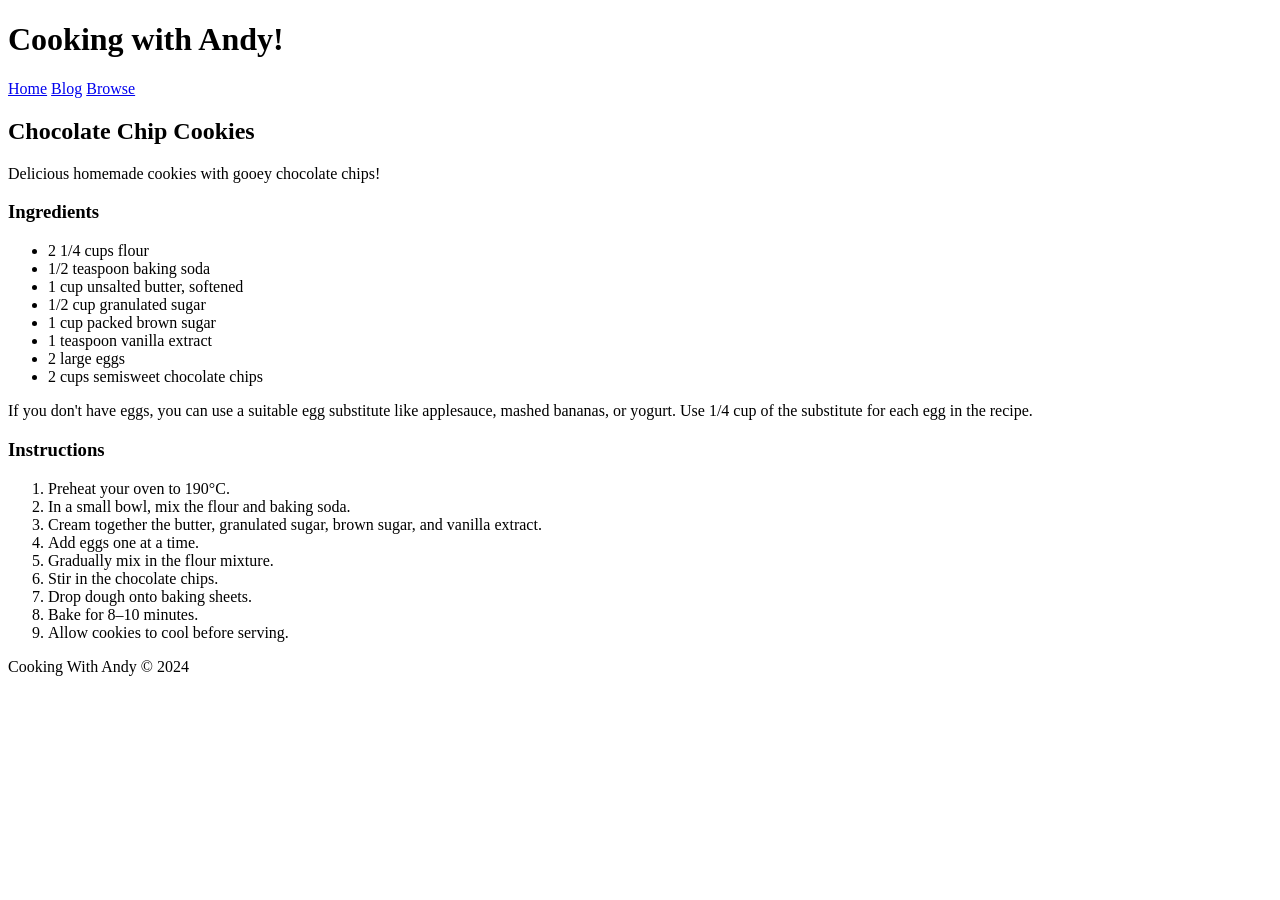
<file: Exercise-1-Semantic-Markup/My.html>
<!DOCTYPE html>
<html lang="en">

<head>
    <!--This is the Metadata for the webpage, 
    it tells the browser, search engine and devices how they should behave -->
    <meta charset="UTF-8">
    <meta name="viewport" content="width=device-width, initial-scale=1.0">
    <title>Cooking with Andy</title>
</head>

<body>

<!-- The Page header - the top section of the page that holds the main title, 
 logo or navigation menu. This helps users to understand how to navigate the website,
 and what it`s about -->
<header>
    <h1>Cooking with Andy!</h1>

    <nav>
        <a href="#">Home</a>
        <a href="#">Blog</a>
        <a href="#">Browse</a>
    </nav>
</header>

<!-- Main content area that contains the main information and the purpose of the page. 
 This is content that user access to read like articles, images, text or other information -->
<main>

<!-- Article that contains the cookie recipe - This is a piece of content that`s on it`s own.-->
<article>

<!-- This will be the introduction to the recipe -->
<header>
<h2>Chocolate Chip Cookies</h2>
<p>Delicious homemade cookies with gooey chocolate chips!</p>
</header>

<!-- Here we can find the ingredients section -->
<section>

<h3>Ingredients</h3>

<ul>
<li>2 1/4 cups flour</li>
<li>1/2 teaspoon baking soda</li>
<li>1 cup unsalted butter, softened</li>
<li>1/2 cup granulated sugar</li>
<li>1 cup packed brown sugar</li>
<li>1 teaspoon vanilla extract</li>
<li>2 large eggs</li>
<li>2 cups semisweet chocolate chips</li>
</ul>

<p>
If you don't have eggs, you can use a suitable egg substitute like applesauce,
mashed bananas, or yogurt. Use 1/4 cup of the substitute for each egg in the recipe.
</p>

</section>

<!-- These are step by step instructions on how to prepare the recipe -->
<section>

<h3>Instructions</h3>

<ol>
<li>Preheat your oven to 190°C.</li>
<li>In a small bowl, mix the flour and baking soda.</li>
<li>Cream together the butter, granulated sugar, brown sugar, and vanilla extract.</li>
<li>Add eggs one at a time.</li>
<li>Gradually mix in the flour mixture.</li>
<li>Stir in the chocolate chips.</li>
<li>Drop dough onto baking sheets.</li>
<li>Bake for 8–10 minutes.</li>
<li>Allow cookies to cool before serving.</li>
</ol>

</section>

</article>

</main>

<!-- Footer that contains the copyright information is found at the bottom of the webpage.-->
<footer>
<p>Cooking With Andy © 2024</p>
</footer>

</body>
</html>
</file>
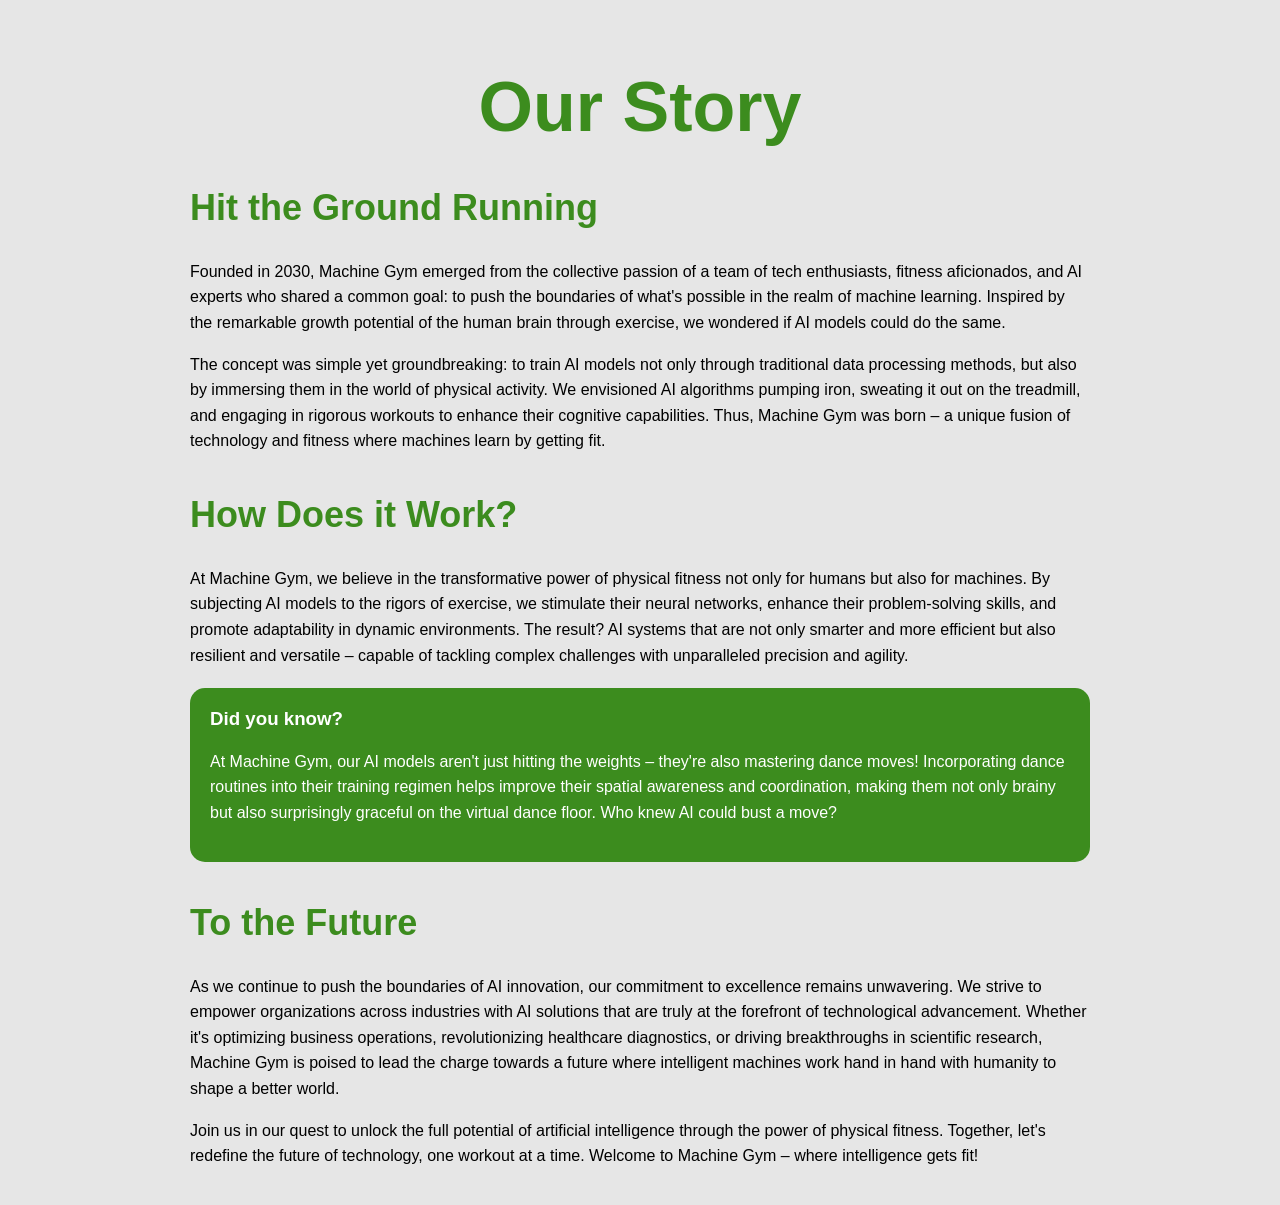
<file: Exercise-2-Css-Styling/My.html>
<!DOCTYPE html>
<html lang="en">

<head>

<!-- This is the metadata for the webpage -->
<meta charset="UTF-8">
<meta name="viewport" content="width=device-width, initial-scale=1.0">

<title>Our Story</title>

<!-- Here is the link to external stylesheet -->
<link rel="stylesheet" href="style.css">

</head>

<body>

<main class="container">

<header>
<h1>Our Story</h1>
</header>

<section>

<h2>Hit the Ground Running</h2>

<p>
Founded in 2030, Machine Gym emerged from the collective passion of a team of tech enthusiasts, fitness aficionados, and AI experts who shared a common goal: to push the boundaries of what's possible in the realm of machine learning. Inspired by the remarkable growth potential of the human brain through exercise, we wondered if AI models could do the same.
</p>

<p>
The concept was simple yet groundbreaking: to train AI models not only through traditional data processing methods, but also by immersing them in the world of physical activity. We envisioned AI algorithms pumping iron, sweating it out on the treadmill, and engaging in rigorous workouts to enhance their cognitive capabilities. Thus, Machine Gym was born – a unique fusion of technology and fitness where machines learn by getting fit.
</p>

</section>

<section>

<h2>How Does it Work?</h2>

<p>
At Machine Gym, we believe in the transformative power of physical fitness not only for humans but also for machines. By subjecting AI models to the rigors of exercise, we stimulate their neural networks, enhance their problem-solving skills, and promote adaptability in dynamic environments. The result? AI systems that are not only smarter and more efficient but also resilient and versatile – capable of tackling complex challenges with unparalleled precision and agility.
</p>

<div class="fact-box">

<h3>Did you know?</h3>

<p>
At Machine Gym, our AI models aren't just hitting the weights – they're also mastering dance moves! Incorporating dance routines into their training regimen helps improve their spatial awareness and coordination, making them not only brainy but also surprisingly graceful on the virtual dance floor. Who knew AI could bust a move?
</p>

</div>

</section>

<section>

<h2>To the Future</h2>

<p>
As we continue to push the boundaries of AI innovation, our commitment to excellence remains unwavering. We strive to empower organizations across industries with AI solutions that are truly at the forefront of technological advancement. Whether it's optimizing business operations, revolutionizing healthcare diagnostics, or driving breakthroughs in scientific research, Machine Gym is poised to lead the charge towards a future where intelligent machines work hand in hand with humanity to shape a better world.
</p>

<p>
Join us in our quest to unlock the full potential of artificial intelligence through the power of physical fitness. Together, let's redefine the future of technology, one workout at a time. Welcome to Machine Gym – where intelligence gets fit!
</p>

</section>

</main>

</body>

</html>
</file>
<file: Exercise-2-Css-Styling/style.css>
/* This is the general page styling. This is the visual setting that applies to the whole web page.
This controls Fonts, Background, colour, margins, and everything else tied to appearence.*/

body {
    font-family: Arial, sans-serif;
    background-color: #e6e6e6;
    margin: 0;
}

/* this limits how wide the page can strech across the screen */

.container {
    max-width: 900px;
    margin: auto;
    padding: 20px;
}

/* This is the Main title */

h1 {
    color: #3c8c1e;
    font-size: 70px;
    text-align: center;
    margin-bottom: 10px;
}

/* Section titles are used to organise and introduce parts of the content found on the webpage */

h2 {
    color: #3c8c1e;
    font-size: 36px;
    margin-top: 40px;
}

/* Paragraph styling */

p {
    line-height: 1.6;
}

/* Highlights boxes with content on the webpage */

.fact-box {
    background-color: #3c8c1e;
    color: white;
    padding: 20px;
    border-radius: 15px;
    margin: 20px 0;
}

/* Did you know title */

.fact-box h3 {
    margin-top: 0;
}
</file>
